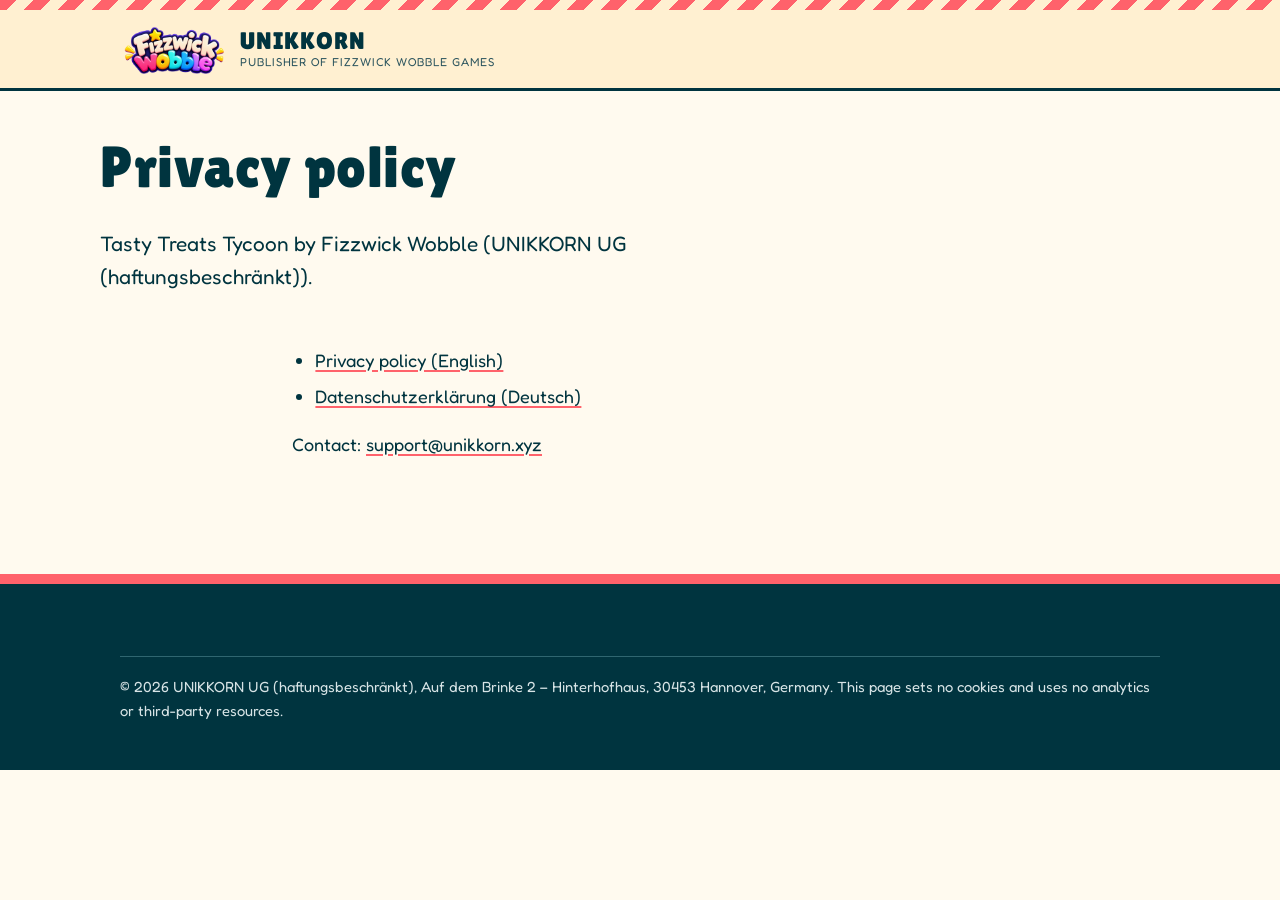
<file: index.html>
<!doctype html>
<html lang="en">
<head>
<meta charset="utf-8">
<meta name="viewport" content="width=device-width, initial-scale=1">
<title>Fizzwick Wobble privacy policies</title>
<meta name="description" content="Privacy policy for Tasty Treats Tycoon by Fizzwick Wobble (UNIKKORN UG), in English and German.">
<meta name="theme-color" content="#FFF0D1">
<link rel="icon" href="favicon.ico" sizes="48x48">
<link rel="icon" type="image/png" sizes="32x32" href="favicon-32.png">
<link rel="preload" href="assets/fonts/fredoka-latin.woff2" as="font" type="font/woff2" crossorigin>
<link rel="preload" href="assets/fonts/lilita-one-latin.woff2" as="font" type="font/woff2" crossorigin>
<link rel="stylesheet" href="assets/style.css">
</head>
<body>
<a class="skip" href="#main">Skip to content</a>
<header class="site-header">
  <div class="wrap">
    <a class="brand" href="./" aria-label="Fizzwick Wobble, home">
      <img class="" src="assets/img/fizzwick-wobble-logo.webp" alt="" width="640" height="320" loading="eager" decoding="async">
      <span>UNIKKORN<small>publisher of Fizzwick Wobble games</small></span>
    </a>
  </div>
</header>
<main id="main">
<div class="wrap page-head">
  <h1>Privacy policy</h1>
  <p class="lead">Tasty Treats Tycoon by Fizzwick Wobble (UNIKKORN UG (haftungsbeschränkt)).</p>
</div>
<section style="padding-top:24px">
  <div class="wrap prose">
    <ul>
      <li><a href="ttt/">Privacy policy (English)</a></li>
      <li><a href="ttt/de/" hreflang="de" lang="de">Datenschutzerklärung (Deutsch)</a></li>
    </ul>
    <p>Contact: <a href="mailto:support@unikkorn.xyz">support@unikkorn.xyz</a></p>
  </div>
</section>
</main>
<footer class="site-footer">
  <div class="wrap">
    <p class="legal">© 2026 UNIKKORN UG (haftungsbeschränkt), Auf dem Brinke 2 – Hinterhofhaus, 30453 Hannover, Germany. This page sets no cookies and uses no analytics or third-party resources.</p>
  </div>
</footer>
</body>
</html>
</file>
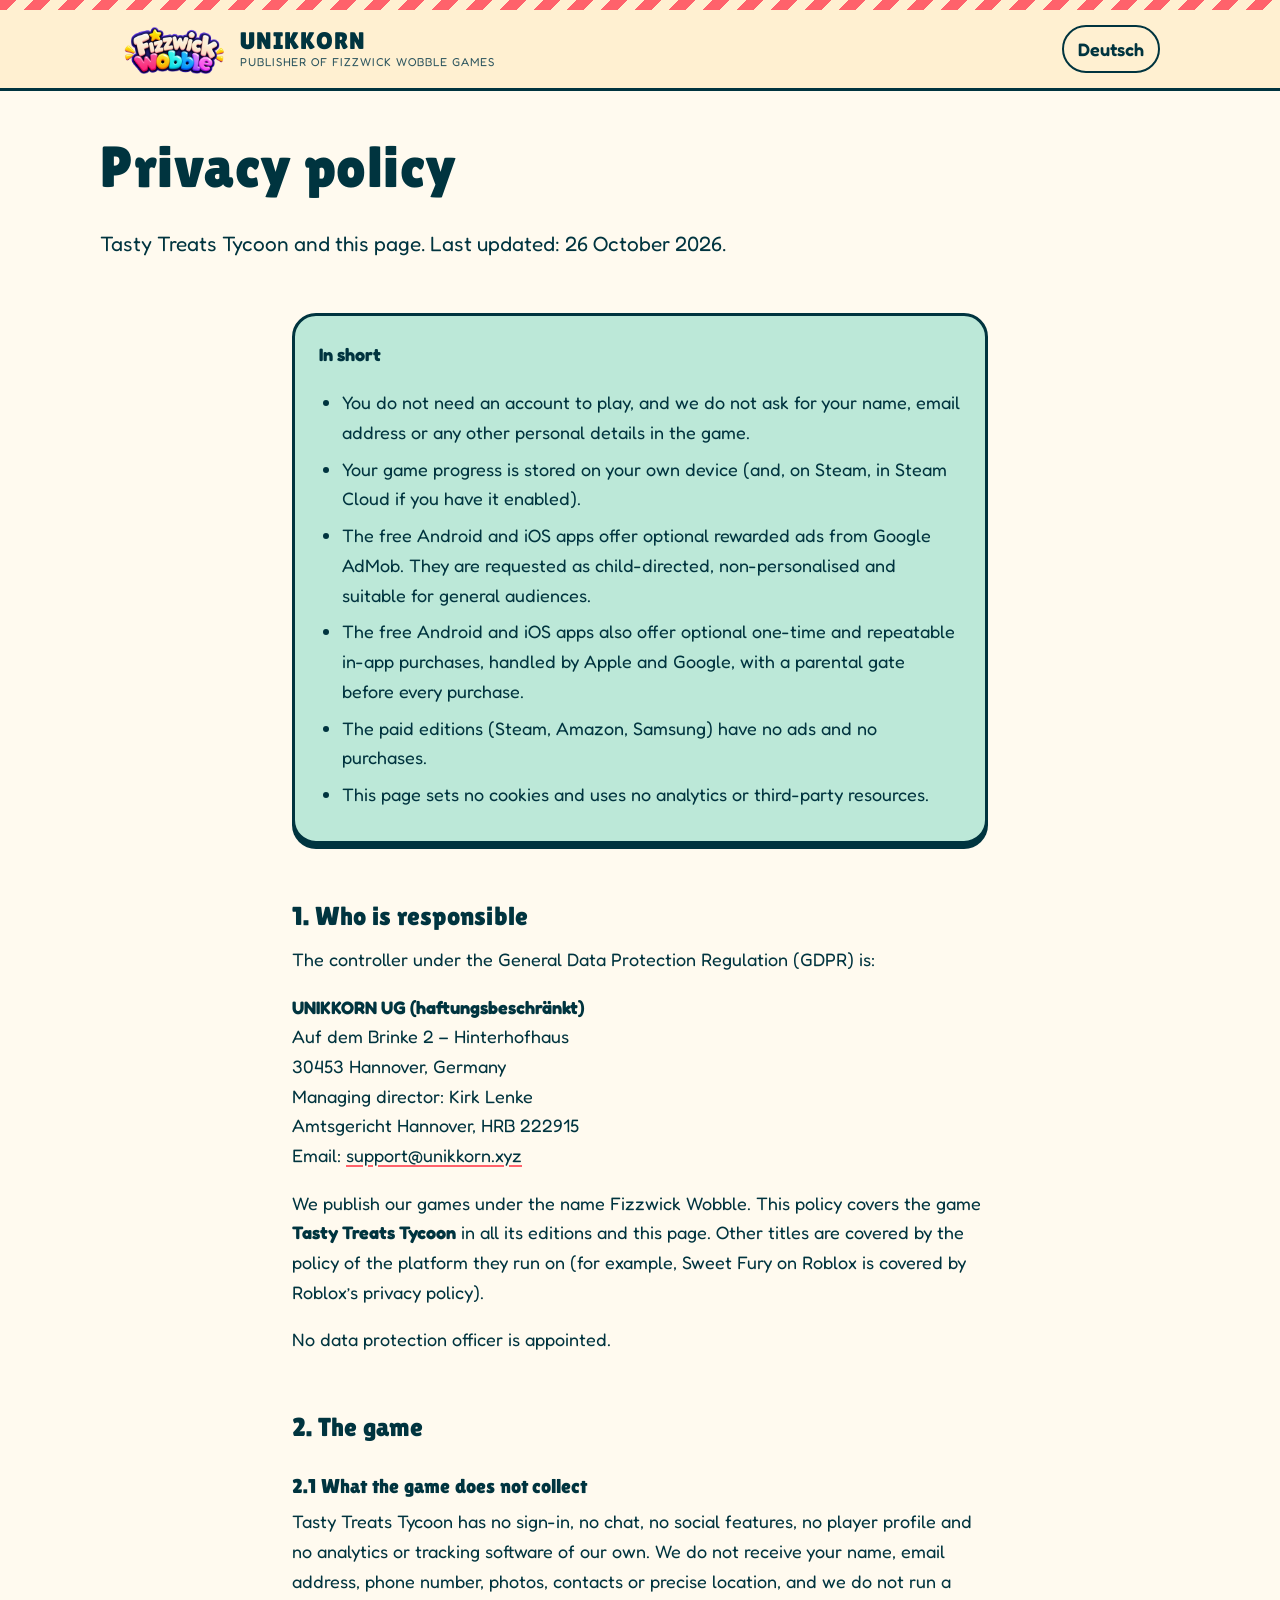
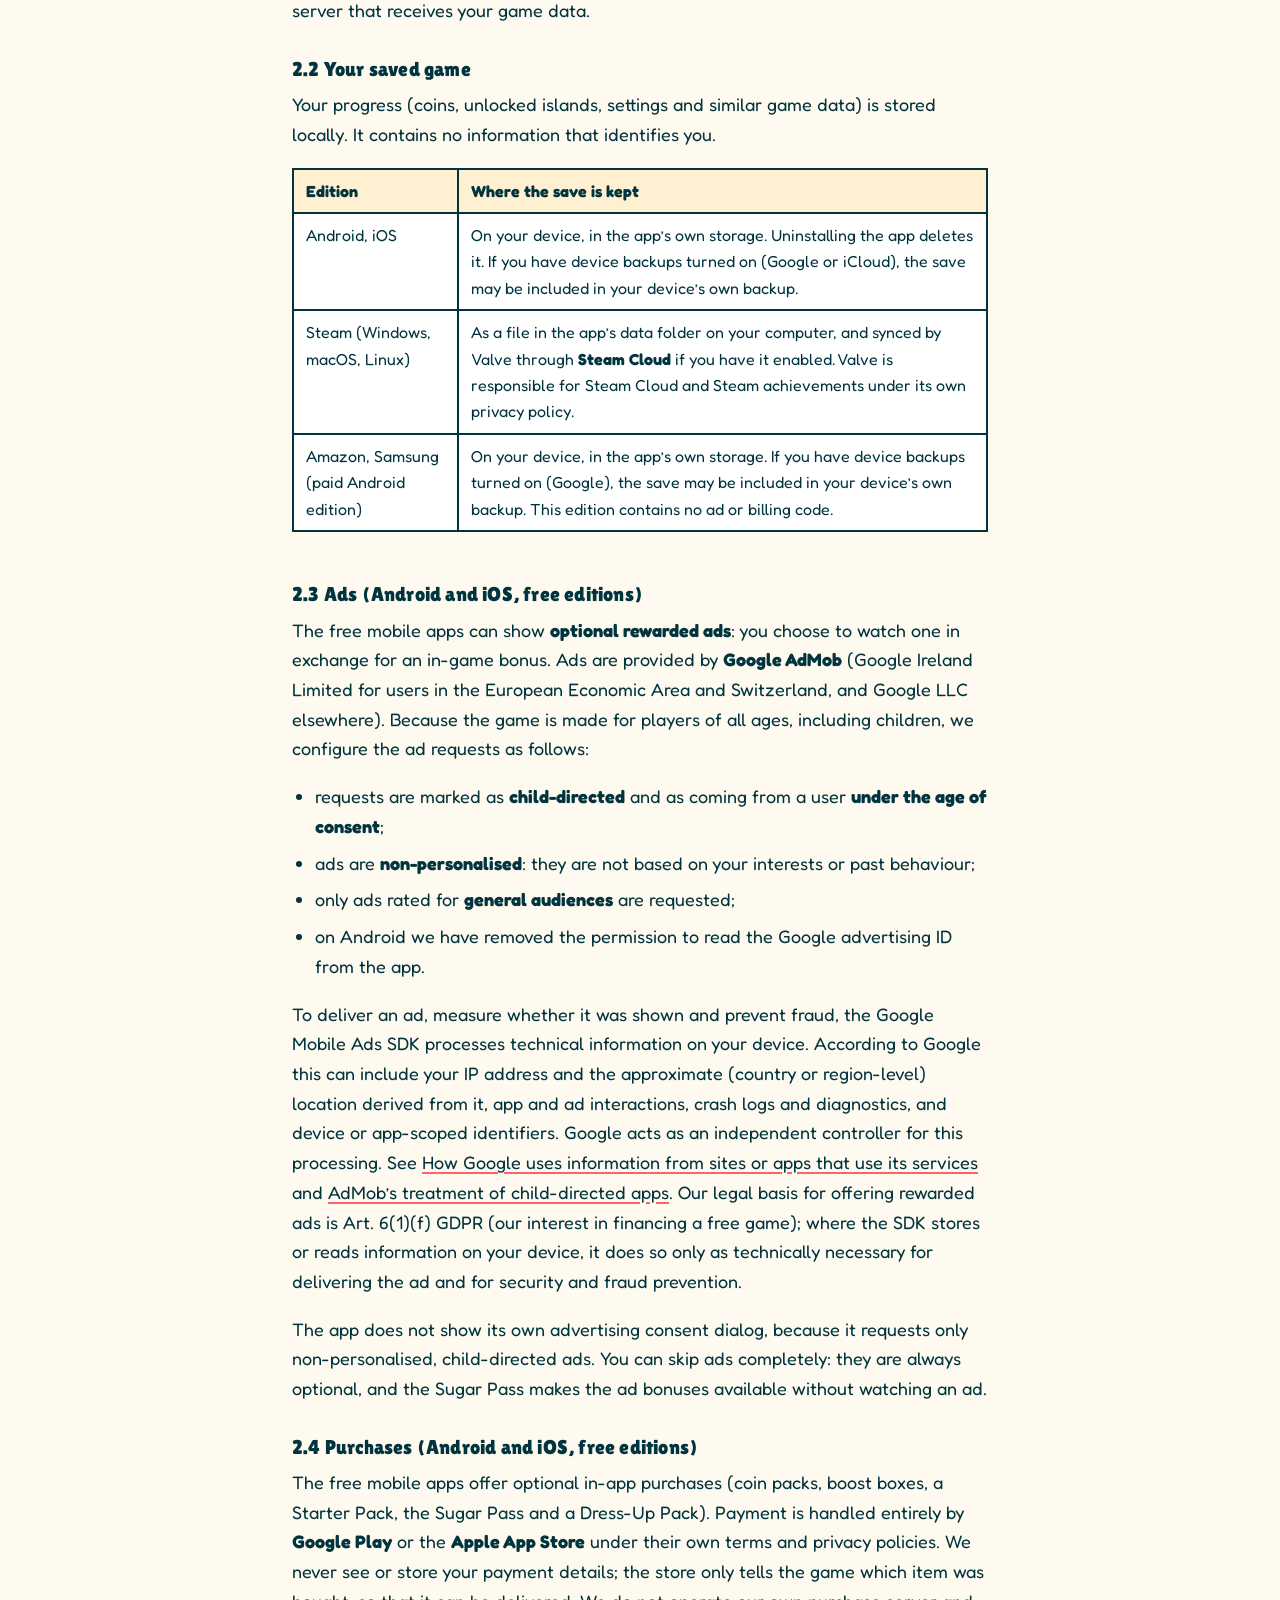
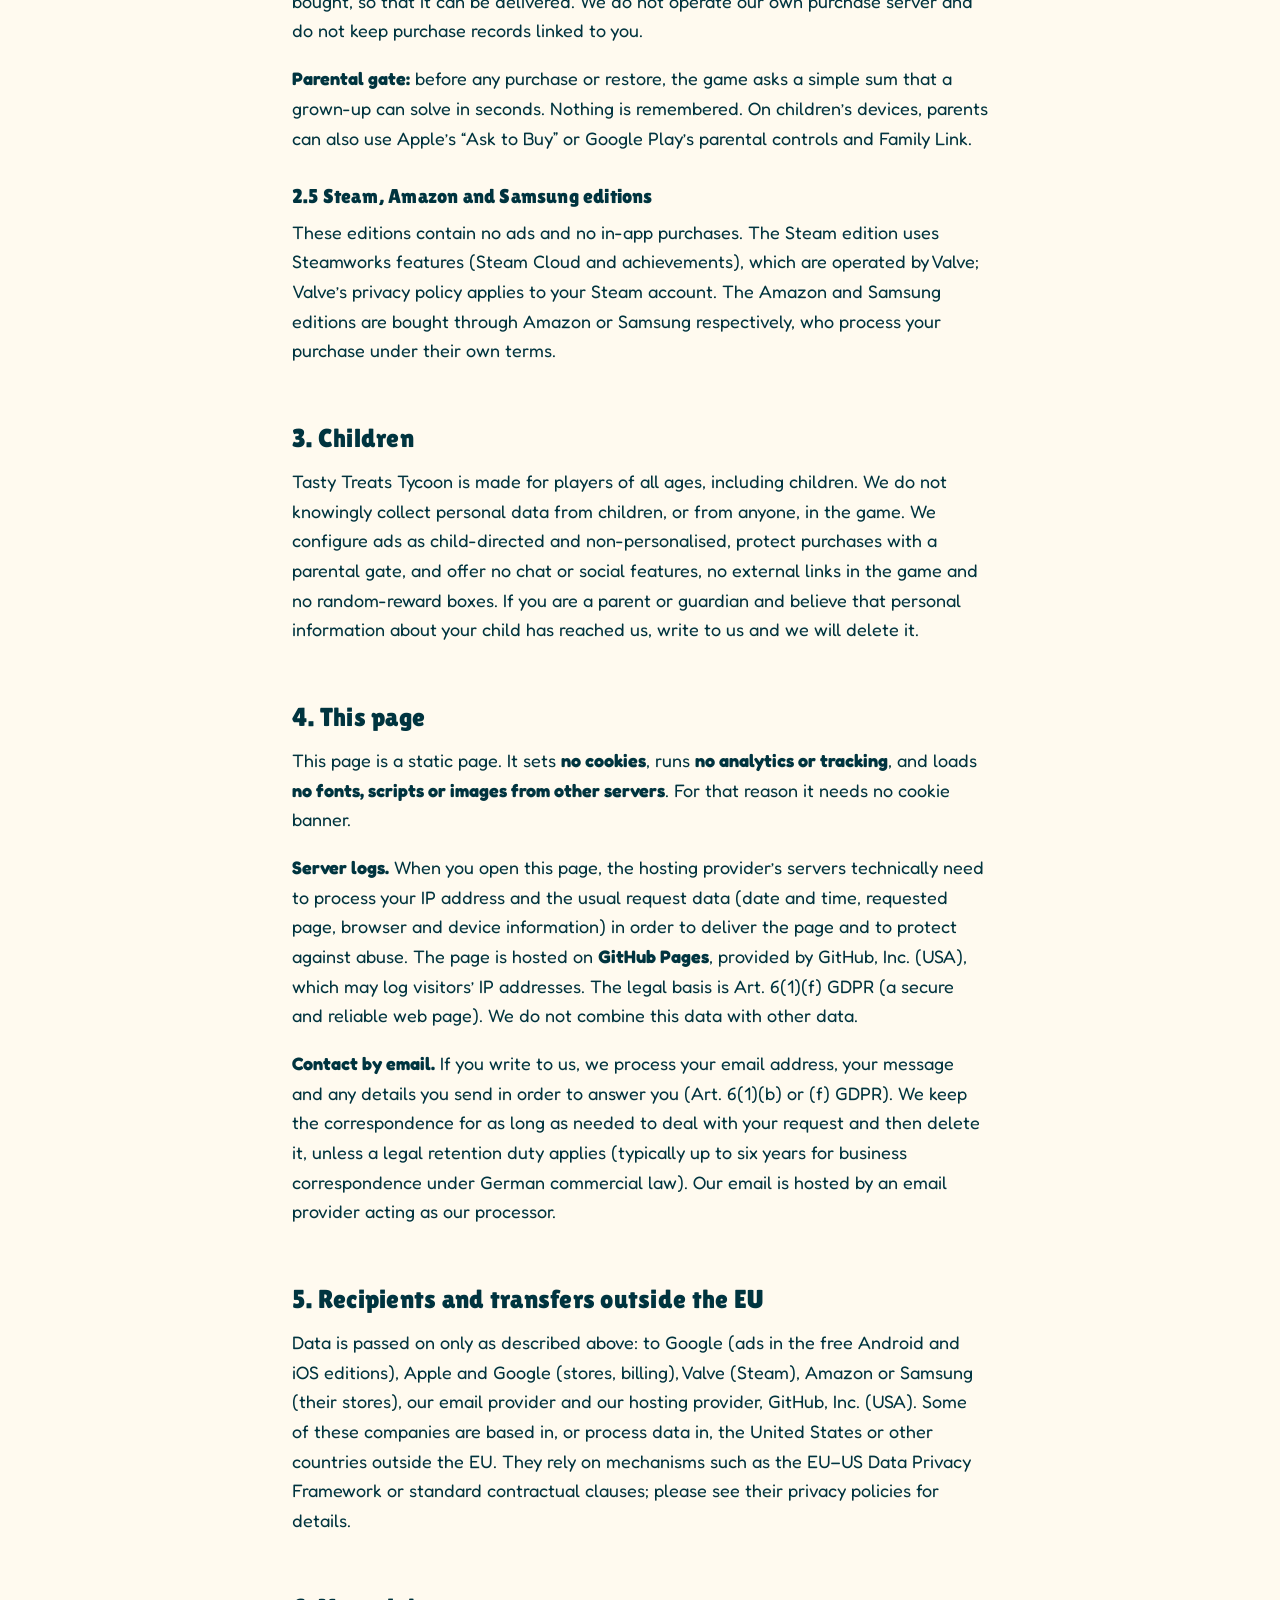
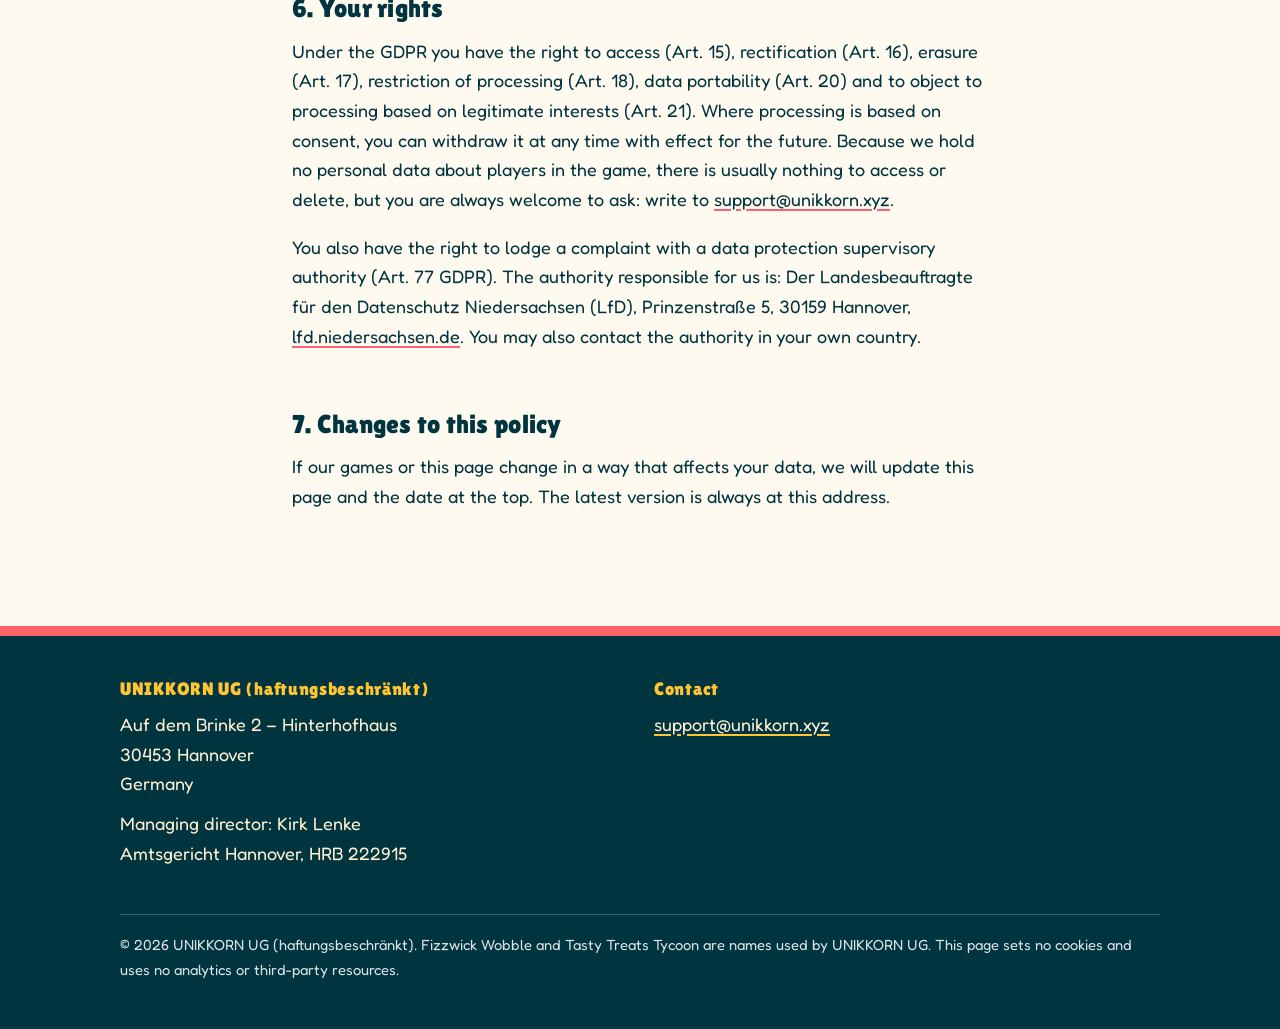
<file: ttt/index.html>
<!doctype html>
<html lang="en">
<head>
<meta charset="utf-8">
<meta name="viewport" content="width=device-width, initial-scale=1">
<title>Tasty Treats Tycoon privacy policy | Fizzwick Wobble</title>
<meta name="description" content="Privacy policy of UNIKKORN UG (Fizzwick Wobble) for Tasty Treats Tycoon: what is and is not collected, ads, purchases, children and your GDPR rights.">
<meta name="theme-color" content="#FFF0D1">
<link rel="icon" href="../favicon.ico" sizes="48x48">
<link rel="icon" type="image/png" sizes="32x32" href="../favicon-32.png">
<link rel="preload" href="../assets/fonts/fredoka-latin.woff2" as="font" type="font/woff2" crossorigin>
<link rel="preload" href="../assets/fonts/lilita-one-latin.woff2" as="font" type="font/woff2" crossorigin>
<link rel="stylesheet" href="../assets/style.css">
</head>
<body>
<a class="skip" href="#main">Skip to content</a>
<header class="site-header">
  <div class="wrap">
    <a class="brand" href="../" aria-label="Fizzwick Wobble, home">
      <img class="" src="../assets/img/fizzwick-wobble-logo.webp" alt="" width="640" height="320" loading="eager" decoding="async">
      <span>UNIKKORN<small>publisher of Fizzwick Wobble games</small></span>
    </a>
    <nav class="main" aria-label="Language"><ul><li><a class="lang" href="de/" hreflang="de" lang="de" title="Auf Deutsch lesen">Deutsch</a></li></ul></nav>
  </div>
</header>
<main id="main">

<div class="wrap page-head">
  <h1>Privacy policy</h1>
  <p class="lead">Tasty Treats Tycoon and this page. Last updated: 26 October 2026.</p>
</div>
<section style="padding-top:24px">
  <div class="wrap prose">
    <div class="panel mint">
      <p><strong>In short</strong></p>
      <ul style="margin-bottom:0">
        <li>You do not need an account to play, and we do not ask for your name, email address or any other personal details in the game.</li>
        <li>Your game progress is stored on your own device (and, on Steam, in Steam Cloud if you have it enabled).</li>
        <li>The free Android and iOS apps offer optional rewarded ads from Google AdMob. They are requested as child-directed, non-personalised and suitable for general audiences.</li>
        <li>The free Android and iOS apps also offer optional one-time and repeatable in-app purchases, handled by Apple and Google, with a parental gate before every purchase.</li>
        <li>The paid editions (Steam, Amazon, Samsung) have no ads and no purchases.</li>
        <li>This page sets no cookies and uses no analytics or third-party resources.</li>
      </ul>
    </div>

    <h2>1. Who is responsible</h2>
    <p>The controller under the General Data Protection Regulation (GDPR) is:</p>
    <p><strong>UNIKKORN UG (haftungsbeschränkt)</strong><br>Auf dem Brinke 2 – Hinterhofhaus<br>30453 Hannover, Germany<br>Managing director: Kirk Lenke<br>Amtsgericht Hannover, HRB 222915<br>Email: <a href="mailto:support@unikkorn.xyz">support@unikkorn.xyz</a></p>
    <p>We publish our games under the name Fizzwick Wobble. This policy covers the game <strong>Tasty Treats Tycoon</strong> in all its editions and this page. Other titles are covered by the policy of the platform they run on (for example, Sweet Fury on Roblox is covered by Roblox’s privacy policy).</p>
    <p>No data protection officer is appointed.</p>

    <h2>2. The game</h2>
    <h3>2.1 What the game does not collect</h3>
    <p>Tasty Treats Tycoon has no sign-in, no chat, no social features, no player profile and no analytics or tracking software of our own. We do not receive your name, email address, phone number, photos, contacts or precise location, and we do not run a server that receives your game data.</p>
    <h3>2.2 Your saved game</h3>
    <p>Your progress (coins, unlocked islands, settings and similar game data) is stored locally. It contains no information that identifies you.</p>
    <div class="tablewrap"><table>
      <thead><tr><th>Edition</th><th>Where the save is kept</th></tr></thead>
      <tbody>
        <tr><td>Android, iOS</td><td>On your device, in the app’s own storage. Uninstalling the app deletes it. If you have device backups turned on (Google or iCloud), the save may be included in your device’s own backup.</td></tr>
        <tr><td>Steam (Windows, macOS, Linux)</td><td>As a file in the app’s data folder on your computer, and synced by Valve through <strong>Steam Cloud</strong> if you have it enabled. Valve is responsible for Steam Cloud and Steam achievements under its own privacy policy.</td></tr>
        <tr><td>Amazon, Samsung (paid Android edition)</td><td>On your device, in the app’s own storage. If you have device backups turned on (Google), the save may be included in your device’s own backup. This edition contains no ad or billing code.</td></tr>
      </tbody>
    </table></div>
    <h3>2.3 Ads (Android and iOS, free editions)</h3>
    <p>The free mobile apps can show <strong>optional rewarded ads</strong>: you choose to watch one in exchange for an in-game bonus. Ads are provided by <strong>Google AdMob</strong> (Google Ireland Limited for users in the European Economic Area and Switzerland, and Google LLC elsewhere). Because the game is made for players of all ages, including children, we configure the ad requests as follows:</p>
    <ul>
      <li>requests are marked as <strong>child-directed</strong> and as coming from a user <strong>under the age of consent</strong>;</li>
      <li>ads are <strong>non-personalised</strong>: they are not based on your interests or past behaviour;</li>
      <li>only ads rated for <strong>general audiences</strong> are requested;</li>
      <li>on Android we have removed the permission to read the Google advertising ID from the app.</li>
    </ul>
    <p>To deliver an ad, measure whether it was shown and prevent fraud, the Google Mobile Ads SDK processes technical information on your device. According to Google this can include your IP address and the approximate (country or region-level) location derived from it, app and ad interactions, crash logs and diagnostics, and device or app-scoped identifiers. Google acts as an independent controller for this processing. See <a href="https://policies.google.com/technologies/partner-sites" rel="noopener">How Google uses information from sites or apps that use its services</a> and <a href="https://support.google.com/admob/answer/6223431" rel="noopener">AdMob’s treatment of child-directed apps</a>. Our legal basis for offering rewarded ads is Art. 6(1)(f) GDPR (our interest in financing a free game); where the SDK stores or reads information on your device, it does so only as technically necessary for delivering the ad and for security and fraud prevention.</p>
    <p>The app does not show its own advertising consent dialog, because it requests only non-personalised, child-directed ads. You can skip ads completely: they are always optional, and the Sugar Pass makes the ad bonuses available without watching an ad.</p>
    <h3>2.4 Purchases (Android and iOS, free editions)</h3>
    <p>The free mobile apps offer optional in-app purchases (coin packs, boost boxes, a Starter Pack, the Sugar Pass and a Dress-Up Pack). Payment is handled entirely by <strong>Google Play</strong> or the <strong>Apple App Store</strong> under their own terms and privacy policies. We never see or store your payment details; the store only tells the game which item was bought, so that it can be delivered. We do not operate our own purchase server and do not keep purchase records linked to you.</p>
    <p><strong>Parental gate:</strong> before any purchase or restore, the game asks a simple sum that a grown-up can solve in seconds. Nothing is remembered. On children’s devices, parents can also use Apple’s “Ask to Buy” or Google Play’s parental controls and Family Link.</p>
    <h3>2.5 Steam, Amazon and Samsung editions</h3>
    <p>These editions contain no ads and no in-app purchases. The Steam edition uses Steamworks features (Steam Cloud and achievements), which are operated by Valve; Valve’s privacy policy applies to your Steam account. The Amazon and Samsung editions are bought through Amazon or Samsung respectively, who process your purchase under their own terms.</p>

    <h2>3. Children</h2>
    <p>Tasty Treats Tycoon is made for players of all ages, including children. We do not knowingly collect personal data from children, or from anyone, in the game. We configure ads as child-directed and non-personalised, protect purchases with a parental gate, and offer no chat or social features, no external links in the game and no random-reward boxes. If you are a parent or guardian and believe that personal information about your child has reached us, write to us and we will delete it.</p>
    <h2>4. This page</h2>
    <p>This page is a static page. It sets <strong>no cookies</strong>, runs <strong>no analytics or tracking</strong>, and loads <strong>no fonts, scripts or images from other servers</strong>. For that reason it needs no cookie banner.</p>
    <p><strong>Server logs.</strong> When you open this page, the hosting provider’s servers technically need to process your IP address and the usual request data (date and time, requested page, browser and device information) in order to deliver the page and to protect against abuse. The page is hosted on <strong>GitHub Pages</strong>, provided by GitHub, Inc. (USA), which may log visitors’ IP addresses. The legal basis is Art. 6(1)(f) GDPR (a secure and reliable web page). We do not combine this data with other data.</p>
    <p><strong>Contact by email.</strong> If you write to us, we process your email address, your message and any details you send in order to answer you (Art. 6(1)(b) or (f) GDPR). We keep the correspondence for as long as needed to deal with your request and then delete it, unless a legal retention duty applies (typically up to six years for business correspondence under German commercial law). Our email is hosted by an email provider acting as our processor.</p>

    <h2>5. Recipients and transfers outside the EU</h2>
    <p>Data is passed on only as described above: to Google (ads in the free Android and iOS editions), Apple and Google (stores, billing), Valve (Steam), Amazon or Samsung (their stores), our email provider and our hosting provider, GitHub, Inc. (USA). Some of these companies are based in, or process data in, the United States or other countries outside the EU. They rely on mechanisms such as the EU–US Data Privacy Framework or standard contractual clauses; please see their privacy policies for details.</p>

    <h2>6. Your rights</h2>
    <p>Under the GDPR you have the right to access (Art. 15), rectification (Art. 16), erasure (Art. 17), restriction of processing (Art. 18), data portability (Art. 20) and to object to processing based on legitimate interests (Art. 21). Where processing is based on consent, you can withdraw it at any time with effect for the future. Because we hold no personal data about players in the game, there is usually nothing to access or delete, but you are always welcome to ask: write to <a href="mailto:support@unikkorn.xyz">support@unikkorn.xyz</a>.</p>
    <p>You also have the right to lodge a complaint with a data protection supervisory authority (Art. 77 GDPR). The authority responsible for us is: Der Landesbeauftragte für den Datenschutz Niedersachsen (LfD), Prinzenstraße 5, 30159 Hannover, <a href="https://lfd.niedersachsen.de" rel="noopener">lfd.niedersachsen.de</a>. You may also contact the authority in your own country.</p>
    <h2>7. Changes to this policy</h2>
    <p>If our games or this page change in a way that affects your data, we will update this page and the date at the top. The latest version is always at this address.</p>
  </div>
</section>
</main>
<footer class="site-footer">
  <div class="wrap">
    <div class="cols">
      <div>
        <h2>UNIKKORN UG (haftungsbeschränkt)</h2>
        <address>Auf dem Brinke 2 – Hinterhofhaus<br>30453 Hannover<br>Germany</address>
        <p style="margin-top:10px">Managing director: Kirk Lenke<br>Amtsgericht Hannover, HRB 222915</p>
      </div>
      <div>
        <h2>Contact</h2>
        <ul>
          <li><a href="mailto:support@unikkorn.xyz">support@unikkorn.xyz</a></li>
        </ul>
      </div>
      
    </div>
    <p class="legal">© 2026 UNIKKORN UG (haftungsbeschränkt). Fizzwick Wobble and Tasty Treats Tycoon are names used by UNIKKORN UG. This page sets no cookies and uses no analytics or third-party resources.</p>
  </div>
</footer>
</body>
</html>
</file>
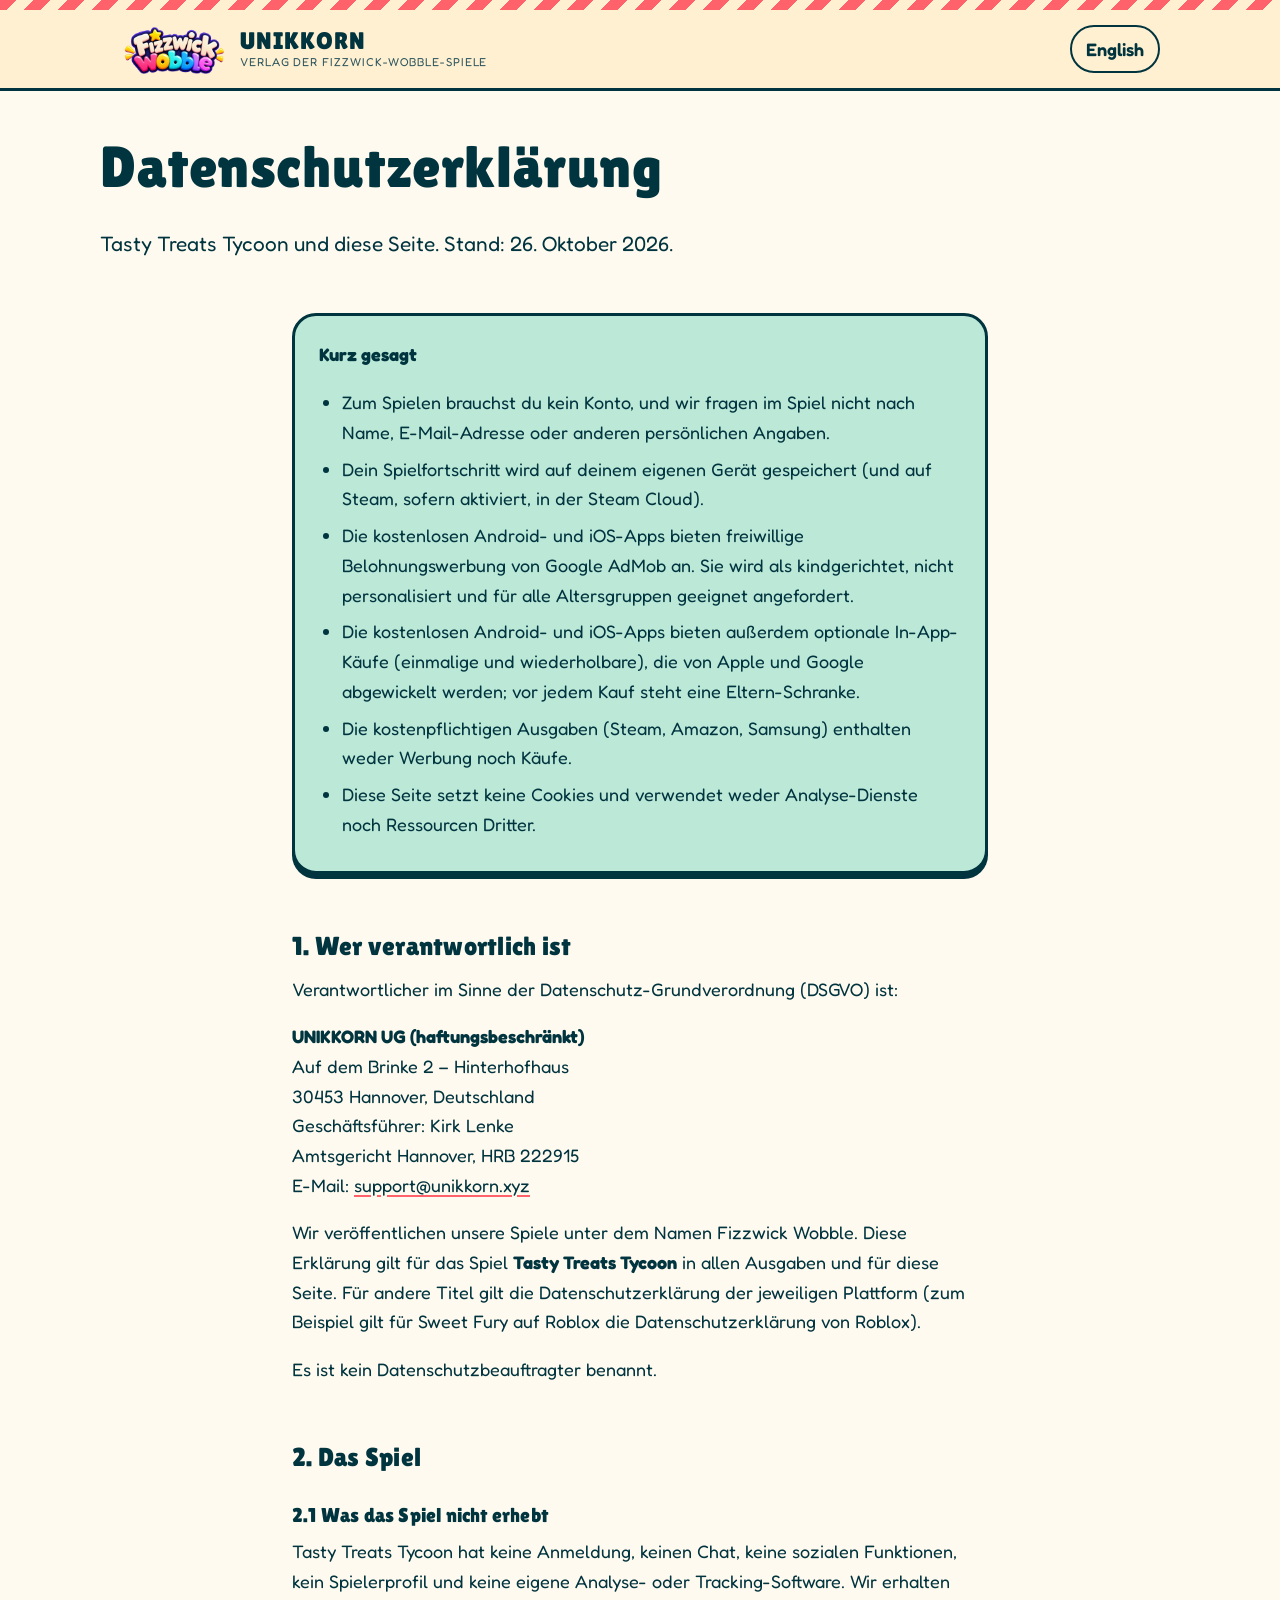
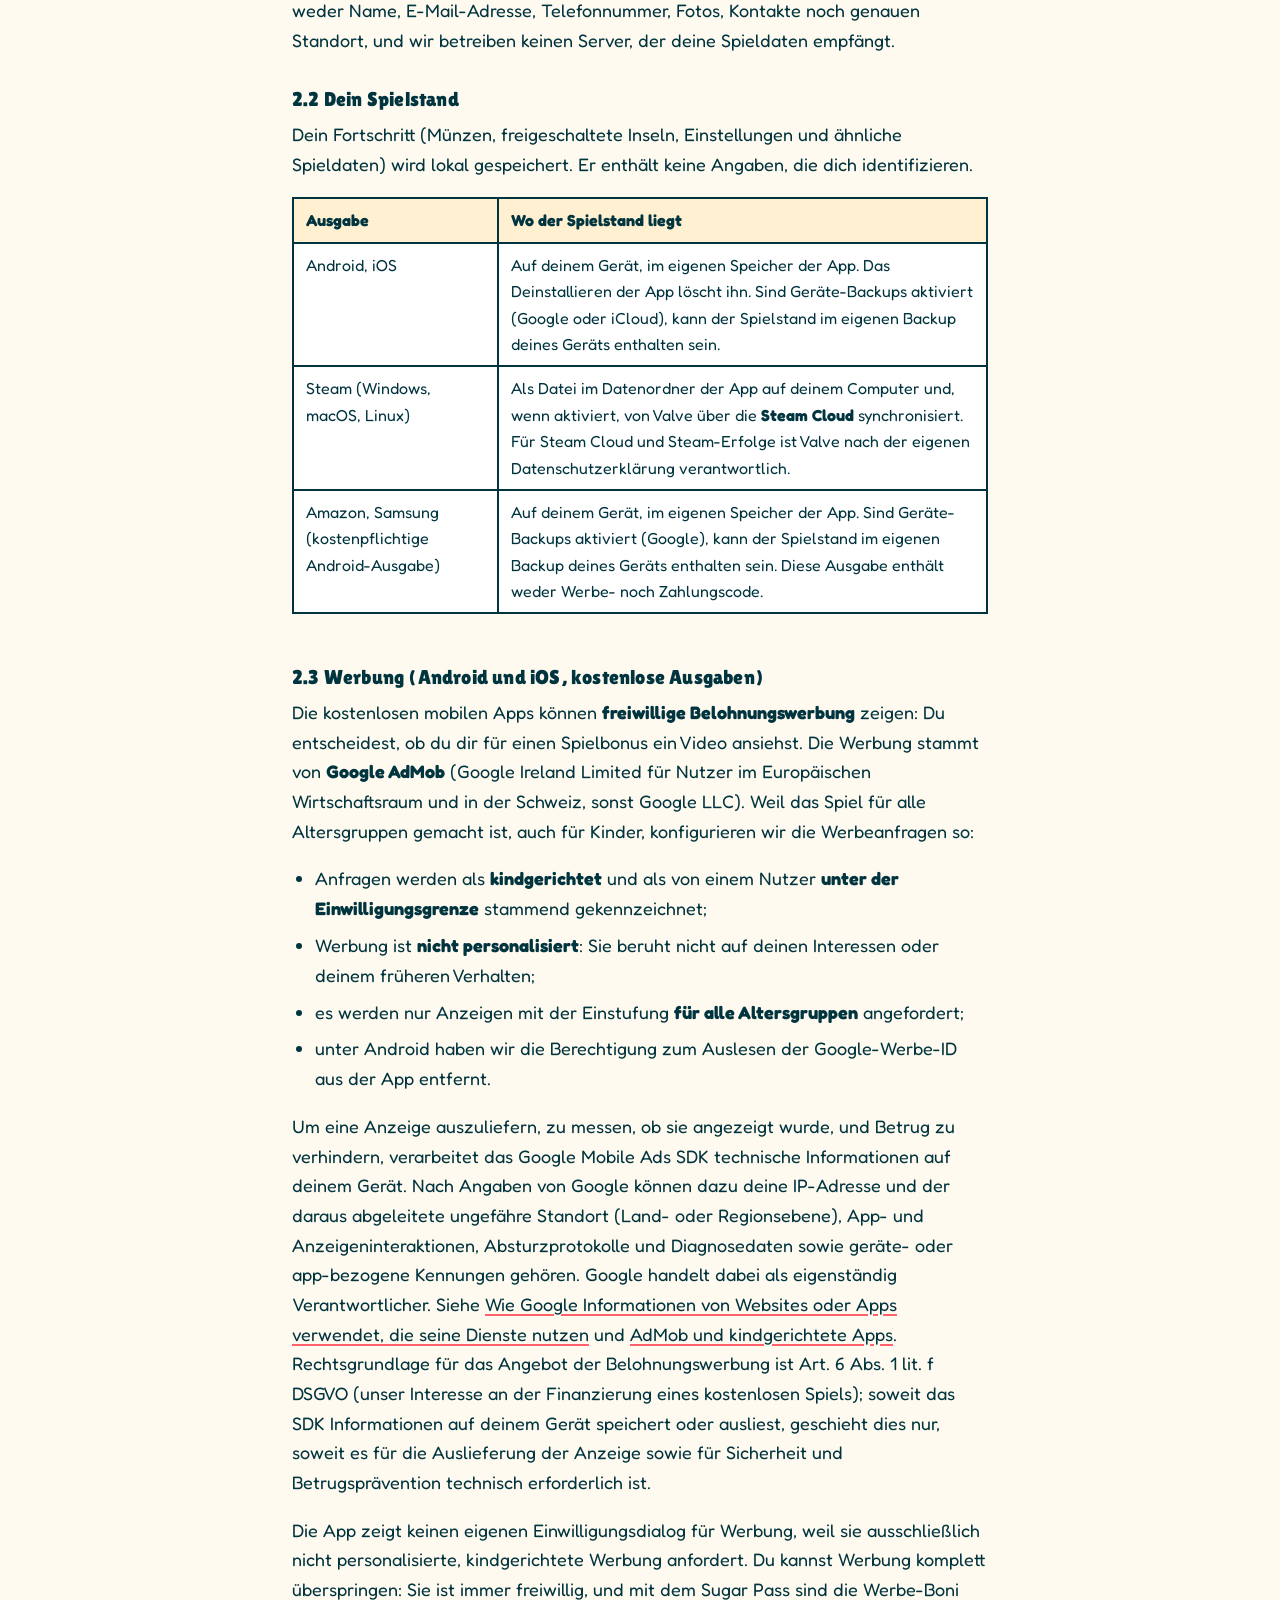
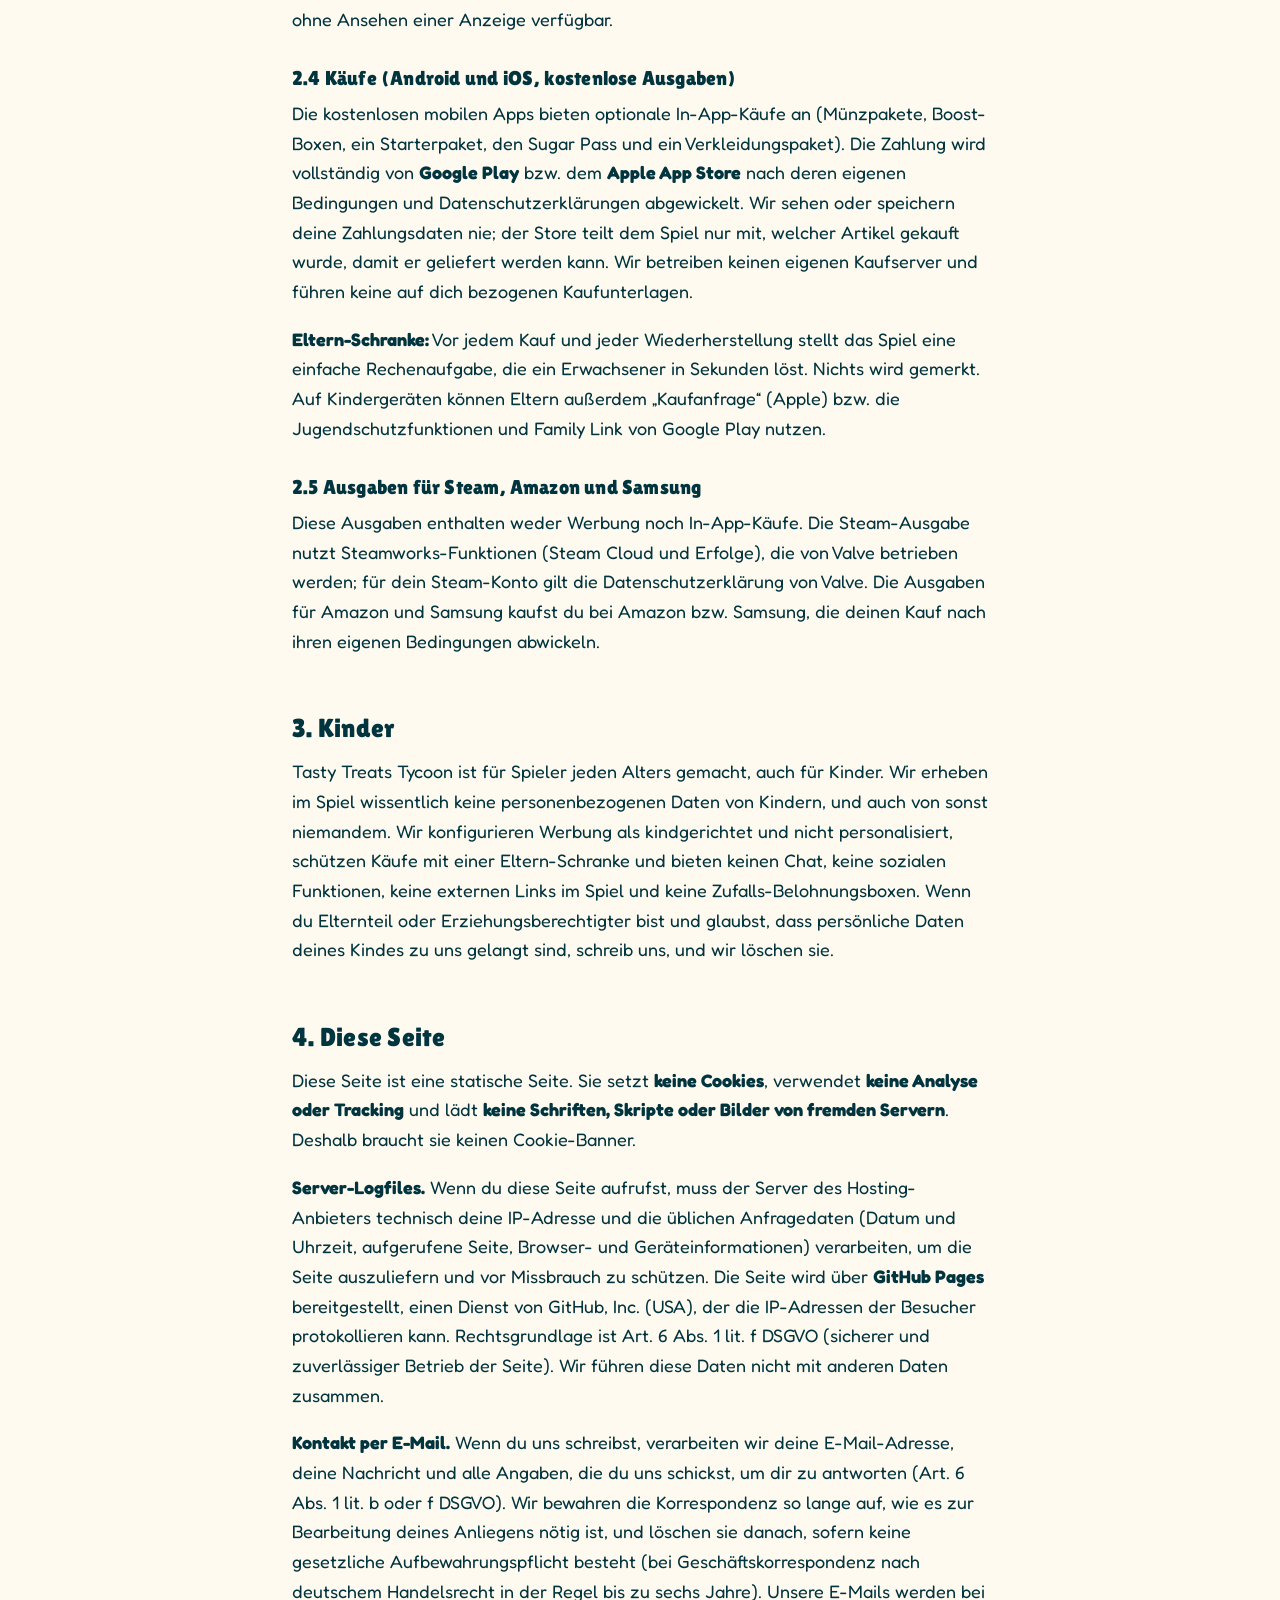
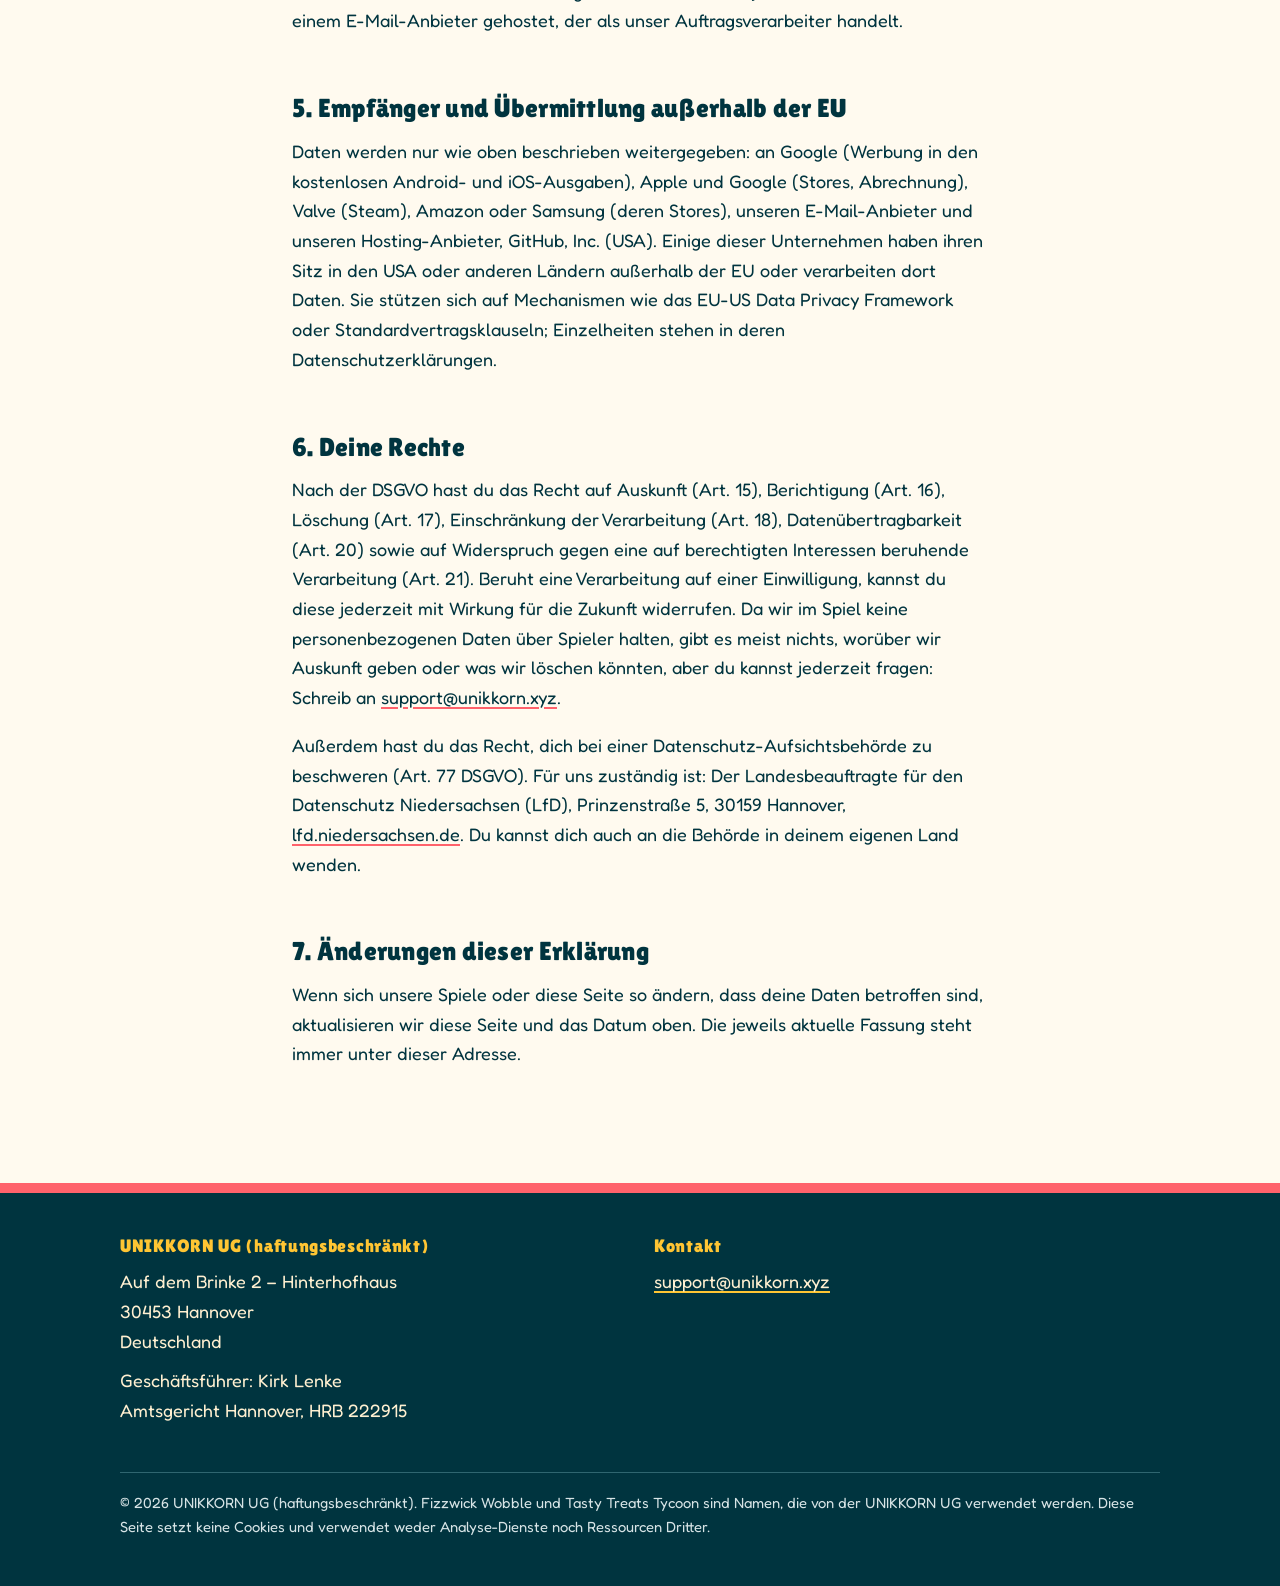
<file: ttt/de/index.html>
<!doctype html>
<html lang="de">
<head>
<meta charset="utf-8">
<meta name="viewport" content="width=device-width, initial-scale=1">
<title>Tasty Treats Tycoon Datenschutzerklärung | Fizzwick Wobble</title>
<meta name="description" content="Datenschutzerklärung der UNIKKORN UG (Fizzwick Wobble) für Tasty Treats Tycoon: was erhoben wird und was nicht, Werbung, Käufe, Kinder und deine DSGVO-Rechte.">
<meta name="theme-color" content="#FFF0D1">
<link rel="icon" href="../../favicon.ico" sizes="48x48">
<link rel="icon" type="image/png" sizes="32x32" href="../../favicon-32.png">
<link rel="preload" href="../../assets/fonts/fredoka-latin.woff2" as="font" type="font/woff2" crossorigin>
<link rel="preload" href="../../assets/fonts/lilita-one-latin.woff2" as="font" type="font/woff2" crossorigin>
<link rel="stylesheet" href="../../assets/style.css">
</head>
<body>
<a class="skip" href="#main">Zum Inhalt springen</a>
<header class="site-header">
  <div class="wrap">
    <a class="brand" href="../../" aria-label="Fizzwick Wobble, Startseite">
      <img class="" src="../../assets/img/fizzwick-wobble-logo.webp" alt="" width="640" height="320" loading="eager" decoding="async">
      <span>UNIKKORN<small>Verlag der Fizzwick-Wobble-Spiele</small></span>
    </a>
    <nav class="main" aria-label="Sprache"><ul><li><a class="lang" href="../" hreflang="en" lang="en" title="Read in English">English</a></li></ul></nav>
  </div>
</header>
<main id="main">

<div class="wrap page-head">
  <h1>Datenschutzerklärung</h1>
  <p class="lead">Tasty Treats Tycoon und diese Seite. Stand: 26. Oktober 2026.</p>
</div>
<section style="padding-top:24px">
  <div class="wrap prose">
    <div class="panel mint">
      <p><strong>Kurz gesagt</strong></p>
      <ul style="margin-bottom:0">
        <li>Zum Spielen brauchst du kein Konto, und wir fragen im Spiel nicht nach Name, E-Mail-Adresse oder anderen persönlichen Angaben.</li>
        <li>Dein Spielfortschritt wird auf deinem eigenen Gerät gespeichert (und auf Steam, sofern aktiviert, in der Steam Cloud).</li>
        <li>Die kostenlosen Android- und iOS-Apps bieten freiwillige Belohnungswerbung von Google AdMob an. Sie wird als kindgerichtet, nicht personalisiert und für alle Altersgruppen geeignet angefordert.</li>
        <li>Die kostenlosen Android- und iOS-Apps bieten außerdem optionale In-App-Käufe (einmalige und wiederholbare), die von Apple und Google abgewickelt werden; vor jedem Kauf steht eine Eltern-Schranke.</li>
        <li>Die kostenpflichtigen Ausgaben (Steam, Amazon, Samsung) enthalten weder Werbung noch Käufe.</li>
        <li>Diese Seite setzt keine Cookies und verwendet weder Analyse-Dienste noch Ressourcen Dritter.</li>
      </ul>
    </div>

    <h2>1. Wer verantwortlich ist</h2>
    <p>Verantwortlicher im Sinne der Datenschutz-Grundverordnung (DSGVO) ist:</p>
    <p><strong>UNIKKORN UG (haftungsbeschränkt)</strong><br>Auf dem Brinke 2 – Hinterhofhaus<br>30453 Hannover, Deutschland<br>Geschäftsführer: Kirk Lenke<br>Amtsgericht Hannover, HRB 222915<br>E-Mail: <a href="mailto:support@unikkorn.xyz">support@unikkorn.xyz</a></p>
    <p>Wir veröffentlichen unsere Spiele unter dem Namen Fizzwick Wobble. Diese Erklärung gilt für das Spiel <strong>Tasty Treats Tycoon</strong> in allen Ausgaben und für diese Seite. Für andere Titel gilt die Datenschutzerklärung der jeweiligen Plattform (zum Beispiel gilt für Sweet Fury auf Roblox die Datenschutzerklärung von Roblox).</p>
    <p>Es ist kein Datenschutzbeauftragter benannt.</p>

    <h2>2. Das Spiel</h2>
    <h3>2.1 Was das Spiel nicht erhebt</h3>
    <p>Tasty Treats Tycoon hat keine Anmeldung, keinen Chat, keine sozialen Funktionen, kein Spielerprofil und keine eigene Analyse- oder Tracking-Software. Wir erhalten weder Name, E-Mail-Adresse, Telefonnummer, Fotos, Kontakte noch genauen Standort, und wir betreiben keinen Server, der deine Spieldaten empfängt.</p>
    <h3>2.2 Dein Spielstand</h3>
    <p>Dein Fortschritt (Münzen, freigeschaltete Inseln, Einstellungen und ähnliche Spieldaten) wird lokal gespeichert. Er enthält keine Angaben, die dich identifizieren.</p>
    <div class="tablewrap"><table>
      <thead><tr><th>Ausgabe</th><th>Wo der Spielstand liegt</th></tr></thead>
      <tbody>
        <tr><td>Android, iOS</td><td>Auf deinem Gerät, im eigenen Speicher der App. Das Deinstallieren der App löscht ihn. Sind Geräte-Backups aktiviert (Google oder iCloud), kann der Spielstand im eigenen Backup deines Geräts enthalten sein.</td></tr>
        <tr><td>Steam (Windows, macOS, Linux)</td><td>Als Datei im Datenordner der App auf deinem Computer und, wenn aktiviert, von Valve über die <strong>Steam Cloud</strong> synchronisiert. Für Steam Cloud und Steam-Erfolge ist Valve nach der eigenen Datenschutzerklärung verantwortlich.</td></tr>
        <tr><td>Amazon, Samsung (kostenpflichtige Android-Ausgabe)</td><td>Auf deinem Gerät, im eigenen Speicher der App. Sind Geräte-Backups aktiviert (Google), kann der Spielstand im eigenen Backup deines Geräts enthalten sein. Diese Ausgabe enthält weder Werbe- noch Zahlungscode.</td></tr>
      </tbody>
    </table></div>
    <h3>2.3 Werbung (Android und iOS, kostenlose Ausgaben)</h3>
    <p>Die kostenlosen mobilen Apps können <strong>freiwillige Belohnungswerbung</strong> zeigen: Du entscheidest, ob du dir für einen Spielbonus ein Video ansiehst. Die Werbung stammt von <strong>Google AdMob</strong> (Google Ireland Limited für Nutzer im Europäischen Wirtschaftsraum und in der Schweiz, sonst Google LLC). Weil das Spiel für alle Altersgruppen gemacht ist, auch für Kinder, konfigurieren wir die Werbeanfragen so:</p>
    <ul>
      <li>Anfragen werden als <strong>kindgerichtet</strong> und als von einem Nutzer <strong>unter der Einwilligungsgrenze</strong> stammend gekennzeichnet;</li>
      <li>Werbung ist <strong>nicht personalisiert</strong>: Sie beruht nicht auf deinen Interessen oder deinem früheren Verhalten;</li>
      <li>es werden nur Anzeigen mit der Einstufung <strong>für alle Altersgruppen</strong> angefordert;</li>
      <li>unter Android haben wir die Berechtigung zum Auslesen der Google-Werbe-ID aus der App entfernt.</li>
    </ul>
    <p>Um eine Anzeige auszuliefern, zu messen, ob sie angezeigt wurde, und Betrug zu verhindern, verarbeitet das Google Mobile Ads SDK technische Informationen auf deinem Gerät. Nach Angaben von Google können dazu deine IP-Adresse und der daraus abgeleitete ungefähre Standort (Land- oder Regionsebene), App- und Anzeigeninteraktionen, Absturzprotokolle und Diagnosedaten sowie geräte- oder app-bezogene Kennungen gehören. Google handelt dabei als eigenständig Verantwortlicher. Siehe <a href="https://policies.google.com/technologies/partner-sites" rel="noopener">Wie Google Informationen von Websites oder Apps verwendet, die seine Dienste nutzen</a> und <a href="https://support.google.com/admob/answer/6223431" rel="noopener">AdMob und kindgerichtete Apps</a>. Rechtsgrundlage für das Angebot der Belohnungswerbung ist Art. 6 Abs. 1 lit. f DSGVO (unser Interesse an der Finanzierung eines kostenlosen Spiels); soweit das SDK Informationen auf deinem Gerät speichert oder ausliest, geschieht dies nur, soweit es für die Auslieferung der Anzeige sowie für Sicherheit und Betrugsprävention technisch erforderlich ist.</p>
    <p>Die App zeigt keinen eigenen Einwilligungsdialog für Werbung, weil sie ausschließlich nicht personalisierte, kindgerichtete Werbung anfordert. Du kannst Werbung komplett überspringen: Sie ist immer freiwillig, und mit dem Sugar Pass sind die Werbe-Boni ohne Ansehen einer Anzeige verfügbar.</p>
    <h3>2.4 Käufe (Android und iOS, kostenlose Ausgaben)</h3>
    <p>Die kostenlosen mobilen Apps bieten optionale In-App-Käufe an (Münzpakete, Boost-Boxen, ein Starterpaket, den Sugar Pass und ein Verkleidungspaket). Die Zahlung wird vollständig von <strong>Google Play</strong> bzw. dem <strong>Apple App Store</strong> nach deren eigenen Bedingungen und Datenschutzerklärungen abgewickelt. Wir sehen oder speichern deine Zahlungsdaten nie; der Store teilt dem Spiel nur mit, welcher Artikel gekauft wurde, damit er geliefert werden kann. Wir betreiben keinen eigenen Kaufserver und führen keine auf dich bezogenen Kaufunterlagen.</p>
    <p><strong>Eltern-Schranke:</strong> Vor jedem Kauf und jeder Wiederherstellung stellt das Spiel eine einfache Rechenaufgabe, die ein Erwachsener in Sekunden löst. Nichts wird gemerkt. Auf Kindergeräten können Eltern außerdem „Kaufanfrage“ (Apple) bzw. die Jugendschutzfunktionen und Family Link von Google Play nutzen.</p>
    <h3>2.5 Ausgaben für Steam, Amazon und Samsung</h3>
    <p>Diese Ausgaben enthalten weder Werbung noch In-App-Käufe. Die Steam-Ausgabe nutzt Steamworks-Funktionen (Steam Cloud und Erfolge), die von Valve betrieben werden; für dein Steam-Konto gilt die Datenschutzerklärung von Valve. Die Ausgaben für Amazon und Samsung kaufst du bei Amazon bzw. Samsung, die deinen Kauf nach ihren eigenen Bedingungen abwickeln.</p>

    <h2>3. Kinder</h2>
    <p>Tasty Treats Tycoon ist für Spieler jeden Alters gemacht, auch für Kinder. Wir erheben im Spiel wissentlich keine personenbezogenen Daten von Kindern, und auch von sonst niemandem. Wir konfigurieren Werbung als kindgerichtet und nicht personalisiert, schützen Käufe mit einer Eltern-Schranke und bieten keinen Chat, keine sozialen Funktionen, keine externen Links im Spiel und keine Zufalls-Belohnungsboxen. Wenn du Elternteil oder Erziehungsberechtigter bist und glaubst, dass persönliche Daten deines Kindes zu uns gelangt sind, schreib uns, und wir löschen sie.</p>
    <h2>4. Diese Seite</h2>
    <p>Diese Seite ist eine statische Seite. Sie setzt <strong>keine Cookies</strong>, verwendet <strong>keine Analyse oder Tracking</strong> und lädt <strong>keine Schriften, Skripte oder Bilder von fremden Servern</strong>. Deshalb braucht sie keinen Cookie-Banner.</p>
    <p><strong>Server-Logfiles.</strong> Wenn du diese Seite aufrufst, muss der Server des Hosting-Anbieters technisch deine IP-Adresse und die üblichen Anfragedaten (Datum und Uhrzeit, aufgerufene Seite, Browser- und Geräteinformationen) verarbeiten, um die Seite auszuliefern und vor Missbrauch zu schützen. Die Seite wird über <strong>GitHub Pages</strong> bereitgestellt, einen Dienst von GitHub, Inc. (USA), der die IP-Adressen der Besucher protokollieren kann. Rechtsgrundlage ist Art. 6 Abs. 1 lit. f DSGVO (sicherer und zuverlässiger Betrieb der Seite). Wir führen diese Daten nicht mit anderen Daten zusammen.</p>
    <p><strong>Kontakt per E-Mail.</strong> Wenn du uns schreibst, verarbeiten wir deine E-Mail-Adresse, deine Nachricht und alle Angaben, die du uns schickst, um dir zu antworten (Art. 6 Abs. 1 lit. b oder f DSGVO). Wir bewahren die Korrespondenz so lange auf, wie es zur Bearbeitung deines Anliegens nötig ist, und löschen sie danach, sofern keine gesetzliche Aufbewahrungspflicht besteht (bei Geschäftskorrespondenz nach deutschem Handelsrecht in der Regel bis zu sechs Jahre). Unsere E-Mails werden bei einem E-Mail-Anbieter gehostet, der als unser Auftragsverarbeiter handelt.</p>

    <h2>5. Empfänger und Übermittlung außerhalb der EU</h2>
    <p>Daten werden nur wie oben beschrieben weitergegeben: an Google (Werbung in den kostenlosen Android- und iOS-Ausgaben), Apple und Google (Stores, Abrechnung), Valve (Steam), Amazon oder Samsung (deren Stores), unseren E-Mail-Anbieter und unseren Hosting-Anbieter, GitHub, Inc. (USA). Einige dieser Unternehmen haben ihren Sitz in den USA oder anderen Ländern außerhalb der EU oder verarbeiten dort Daten. Sie stützen sich auf Mechanismen wie das EU-US Data Privacy Framework oder Standardvertragsklauseln; Einzelheiten stehen in deren Datenschutzerklärungen.</p>

    <h2>6. Deine Rechte</h2>
    <p>Nach der DSGVO hast du das Recht auf Auskunft (Art. 15), Berichtigung (Art. 16), Löschung (Art. 17), Einschränkung der Verarbeitung (Art. 18), Datenübertragbarkeit (Art. 20) sowie auf Widerspruch gegen eine auf berechtigten Interessen beruhende Verarbeitung (Art. 21). Beruht eine Verarbeitung auf einer Einwilligung, kannst du diese jederzeit mit Wirkung für die Zukunft widerrufen. Da wir im Spiel keine personenbezogenen Daten über Spieler halten, gibt es meist nichts, worüber wir Auskunft geben oder was wir löschen könnten, aber du kannst jederzeit fragen: Schreib an <a href="mailto:support@unikkorn.xyz">support@unikkorn.xyz</a>.</p>
    <p>Außerdem hast du das Recht, dich bei einer Datenschutz-Aufsichtsbehörde zu beschweren (Art. 77 DSGVO). Für uns zuständig ist: Der Landesbeauftragte für den Datenschutz Niedersachsen (LfD), Prinzenstraße 5, 30159 Hannover, <a href="https://lfd.niedersachsen.de" rel="noopener">lfd.niedersachsen.de</a>. Du kannst dich auch an die Behörde in deinem eigenen Land wenden.</p>
    <h2>7. Änderungen dieser Erklärung</h2>
    <p>Wenn sich unsere Spiele oder diese Seite so ändern, dass deine Daten betroffen sind, aktualisieren wir diese Seite und das Datum oben. Die jeweils aktuelle Fassung steht immer unter dieser Adresse.</p>
  </div>
</section>
</main>
<footer class="site-footer">
  <div class="wrap">
    <div class="cols">
      <div>
        <h2>UNIKKORN UG (haftungsbeschränkt)</h2>
        <address>Auf dem Brinke 2 – Hinterhofhaus<br>30453 Hannover<br>Deutschland</address>
        <p style="margin-top:10px">Geschäftsführer: Kirk Lenke<br>Amtsgericht Hannover, HRB 222915</p>
      </div>
      <div>
        <h2>Kontakt</h2>
        <ul>
          <li><a href="mailto:support@unikkorn.xyz">support@unikkorn.xyz</a></li>
        </ul>
      </div>
      
    </div>
    <p class="legal">© 2026 UNIKKORN UG (haftungsbeschränkt). Fizzwick Wobble und Tasty Treats Tycoon sind Namen, die von der UNIKKORN UG verwendet werden. Diese Seite setzt keine Cookies und verwendet weder Analyse-Dienste noch Ressourcen Dritter.</p>
  </div>
</footer>
</body>
</html>
</file>
<file: assets/style.css>
/* UNIKKORN / Fizzwick Wobble: palette from the Tasty Treats Tycoon brand tokens. Self-hosted fonts only. */
@font-face{font-family:"Lilita One";src:url("fonts/lilita-one-latin.woff2") format("woff2");font-weight:400;font-style:normal;font-display:swap}
@font-face{font-family:"Fredoka";src:url("fonts/fredoka-latin.woff2") format("woff2");font-weight:300 700;font-style:normal;font-display:swap}

:root{
  --ink:#00343F; --ink-soft:#2f5760; --coral:#FF626B; --coral-deep:#C9303B; --cream:#FFF0D1; --paper:#FFFAEF;
  --gold:#FFC533; --caramel:#8A4E04; --mint:#BCE8D8; --line:#00343F;
  --display:"Lilita One","Arial Rounded MT Bold","Trebuchet MS",system-ui,sans-serif;
  --ui:"Fredoka","Nunito","Segoe UI",system-ui,-apple-system,sans-serif;
  --r:24px; --r-sm:16px; --wrap:1080px;
}
*{box-sizing:border-box}
html{-webkit-text-size-adjust:100%;scroll-behavior:smooth}
body{margin:0;background:var(--paper);color:var(--ink);font:400 1.125rem/1.65 var(--ui);overflow-wrap:break-word}
body::before{content:"";display:block;height:10px;background:repeating-linear-gradient(135deg,var(--coral) 0 12px,var(--cream) 12px 24px)}
img{max-width:100%;height:auto;display:block}
a{color:var(--ink);text-decoration-thickness:2px;text-underline-offset:3px;text-decoration-color:var(--coral)}
a:hover{color:var(--coral-deep)}
:focus-visible{outline:3px solid var(--ink);outline-offset:3px;border-radius:6px}
.skip{position:absolute;left:-999px;top:8px;background:var(--gold);color:var(--ink);padding:10px 16px;border:3px solid var(--ink);border-radius:12px;z-index:10;font-weight:600}
.skip:focus{left:16px}
.wrap{max-width:var(--wrap);margin:0 auto;padding:0 20px}
h1,h2,h3{font-family:var(--display);font-weight:400;line-height:1.12;letter-spacing:.01em;margin:0 0 .5em;color:var(--ink)}
h1{font-size:clamp(2.2rem,6vw,3.6rem)}
h2{font-size:clamp(1.6rem,3.6vw,2.2rem);margin-top:0}
h3{font-size:1.35rem}
p{margin:0 0 1em}
.lead{font-size:1.3rem;line-height:1.55}
.muted{color:var(--ink-soft)}
.small{font-size:.95rem}

/* header */
.site-header{background:var(--cream);border-bottom:3px solid var(--ink)}
.site-header .wrap{display:flex;flex-wrap:wrap;align-items:center;gap:10px 24px;padding-top:12px;padding-bottom:12px}
.brand{display:flex;align-items:center;gap:12px;text-decoration:none;color:var(--ink)}
.brand img{width:auto;height:54px}
.brand span{font-family:var(--display);font-size:1.5rem;letter-spacing:.04em;line-height:1}
.brand small{display:block;font-family:var(--ui);font-size:.72rem;letter-spacing:.08em;text-transform:uppercase;color:var(--ink-soft);margin-top:4px}
nav.main{margin-left:auto}
nav.main ul{list-style:none;margin:0;padding:0;display:flex;flex-wrap:wrap;gap:4px 6px;align-items:center}
nav.main a{display:inline-block;padding:8px 14px;border-radius:999px;text-decoration:none;font-weight:500;min-height:44px;line-height:28px}
nav.main a:hover{background:var(--paper);color:var(--ink)}
nav.main a[aria-current="page"]{background:var(--ink);color:var(--cream)}
nav.main a.lang{border:2px solid var(--ink);font-weight:600;margin-left:6px}

/* buttons */
.btn{display:inline-flex;align-items:center;justify-content:center;gap:8px;background:var(--coral);color:var(--ink);border:3px solid var(--ink);border-radius:var(--r-sm);padding:10px 22px;min-height:50px;font:600 1.1rem/1.2 var(--ui);text-decoration:none;box-shadow:0 4px 0 var(--ink);transition:transform .1s,box-shadow .1s}
.btn:hover{color:var(--ink);transform:translateY(-1px);box-shadow:0 5px 0 var(--ink)}
.btn:active{transform:translateY(3px);box-shadow:0 1px 0 var(--ink)}
.btn.gold{background:var(--gold)}
.btn.ghost{background:var(--cream)}
.btn-row{display:flex;flex-wrap:wrap;gap:14px;margin:1.4em 0 0}

/* panels */
.panel{background:var(--cream);border:3px solid var(--ink);border-radius:var(--r);padding:24px;box-shadow:0 5px 0 var(--ink)}
.panel.white{background:#fff}
.panel.mint{background:var(--mint)}
.panel h2:last-child,.panel h3:last-child,.panel p:last-child{margin-bottom:0}

section{padding:56px 0}
section.tint{background:var(--cream);border-block:3px solid var(--ink)}
.grid{display:grid;gap:24px}
.grid.c2{grid-template-columns:repeat(auto-fit,minmax(min(100%,420px),1fr))}
.grid.c3{grid-template-columns:repeat(auto-fit,minmax(min(100%,300px),1fr))}
.kicker{display:inline-block;background:var(--gold);border:2px solid var(--ink);border-radius:999px;padding:2px 14px;font-weight:600;font-size:.95rem;margin-bottom:14px}

/* hero */
.hero{padding:48px 0 56px;background:radial-gradient(circle at 85% 20%,#fff 0,transparent 55%),var(--paper)}
.hero .grid{align-items:center;grid-template-columns:repeat(auto-fit,minmax(min(100%,420px),1fr));gap:40px}
.hero img.shot{border:3px solid var(--ink);border-radius:var(--r);box-shadow:0 8px 0 var(--ink);background:var(--mint)}
.hero h1 .accent{color:var(--coral-deep)}

/* store list */
.stores{list-style:none;margin:0;padding:0;display:grid;gap:14px}
.stores li{display:grid;grid-template-columns:auto 1fr auto;gap:6px 18px;align-items:center;background:#fff;border:3px solid var(--ink);border-radius:var(--r-sm);padding:14px 18px}
.stores .name{font-family:var(--display);font-size:1.3rem;grid-column:1/3;grid-row:1}
.stores .meta{grid-column:1/-1;grid-row:2;font-size:.98rem;color:var(--ink-soft);margin:0}
.stores .status{grid-column:3;grid-row:1;font-weight:600;font-size:.95rem;border:2px solid var(--ink);border-radius:999px;padding:3px 14px;background:var(--cream);white-space:nowrap}
.stores .status.go{background:var(--gold)}
.stores a.status{text-decoration:none}
@media (max-width:560px){.stores li{grid-template-columns:1fr}.stores .name,.stores .status,.stores .meta{grid-column:1;grid-row:auto}.stores .status{justify-self:start}}

/* gallery */
.gallery{display:grid;gap:16px;grid-template-columns:repeat(auto-fill,minmax(min(100%,250px),1fr));list-style:none;margin:0;padding:0}
.gallery a{display:block;border:3px solid var(--ink);border-radius:var(--r-sm);overflow:hidden;box-shadow:0 4px 0 var(--ink);background:var(--mint)}
.gallery a:hover{transform:translateY(-2px)}
.gallery img{width:100%;aspect-ratio:16/9;object-fit:cover}

/* page header */
.page-head{padding:44px 0 8px}
.page-head p.lead{max-width:46rem}
.breadcrumb{font-size:.95rem;color:var(--ink-soft);margin-bottom:12px}

/* prose (policy pages) */
.prose{max-width:46rem}
.prose h2{margin-top:2.2em;font-size:1.65rem}
.prose h3{margin-top:1.6em;font-size:1.25rem}
.prose ul,.prose ol{padding-left:1.3em;margin:0 0 1em}
.prose li{margin-bottom:.4em}
.prose table{border-collapse:collapse;width:100%;margin:0 0 1.2em;font-size:1rem}
.prose th,.prose td{border:2px solid var(--ink);padding:8px 12px;text-align:left;vertical-align:top;background:#fff}
.prose th{background:var(--cream)}
.tablewrap{overflow-x:auto}
dl.facts{display:grid;grid-template-columns:max-content 1fr;gap:10px 24px;margin:0 0 1.5em}
dl.facts dt{font-weight:600}
dl.facts dd{margin:0}
@media (max-width:560px){dl.facts{grid-template-columns:1fr;gap:2px}dl.facts dd{margin-bottom:12px}}
.confirm{background:var(--gold);border:2px dashed var(--ink);border-radius:8px;padding:1px 8px;font-weight:600;overflow-wrap:anywhere}
details{background:#fff;border:3px solid var(--ink);border-radius:var(--r-sm);padding:4px 18px;margin-bottom:12px}
details[open]{box-shadow:0 4px 0 var(--ink)}
summary{cursor:pointer;font-weight:600;padding:12px 0;min-height:44px;list-style-position:outside}
details p:last-child,details ul:last-child{margin-bottom:14px}

/* footer */
.site-footer{background:var(--ink);color:var(--cream);padding:44px 0 32px;margin-top:40px;border-top:10px solid var(--coral)}
.site-footer a{color:var(--cream);text-decoration-color:var(--gold)}
.site-footer a:hover{color:var(--gold)}
.site-footer .cols{display:grid;gap:28px;grid-template-columns:repeat(auto-fit,minmax(min(100%,220px),1fr))}
.site-footer h2{font-size:1.1rem;color:var(--gold);margin-bottom:.6em;letter-spacing:.04em}
.site-footer ul{list-style:none;padding:0;margin:0}
.site-footer li{margin-bottom:6px}
.site-footer address{font-style:normal}
.site-footer .legal{margin-top:28px;padding-top:18px;border-top:1px solid #2f6670;font-size:.92rem;color:#d7e4e6}

@media (max-width:640px){
  body{font-size:1.05rem}
  section{padding:40px 0}
  .site-header .wrap{padding-top:10px}
  nav.main{margin-left:0;width:100%}
  nav.main a{padding:6px 11px;line-height:32px}
  .brand img{height:46px}
}
@media (prefers-reduced-motion:reduce){*{animation:none!important;transition:none!important;scroll-behavior:auto!important}}
</file>
